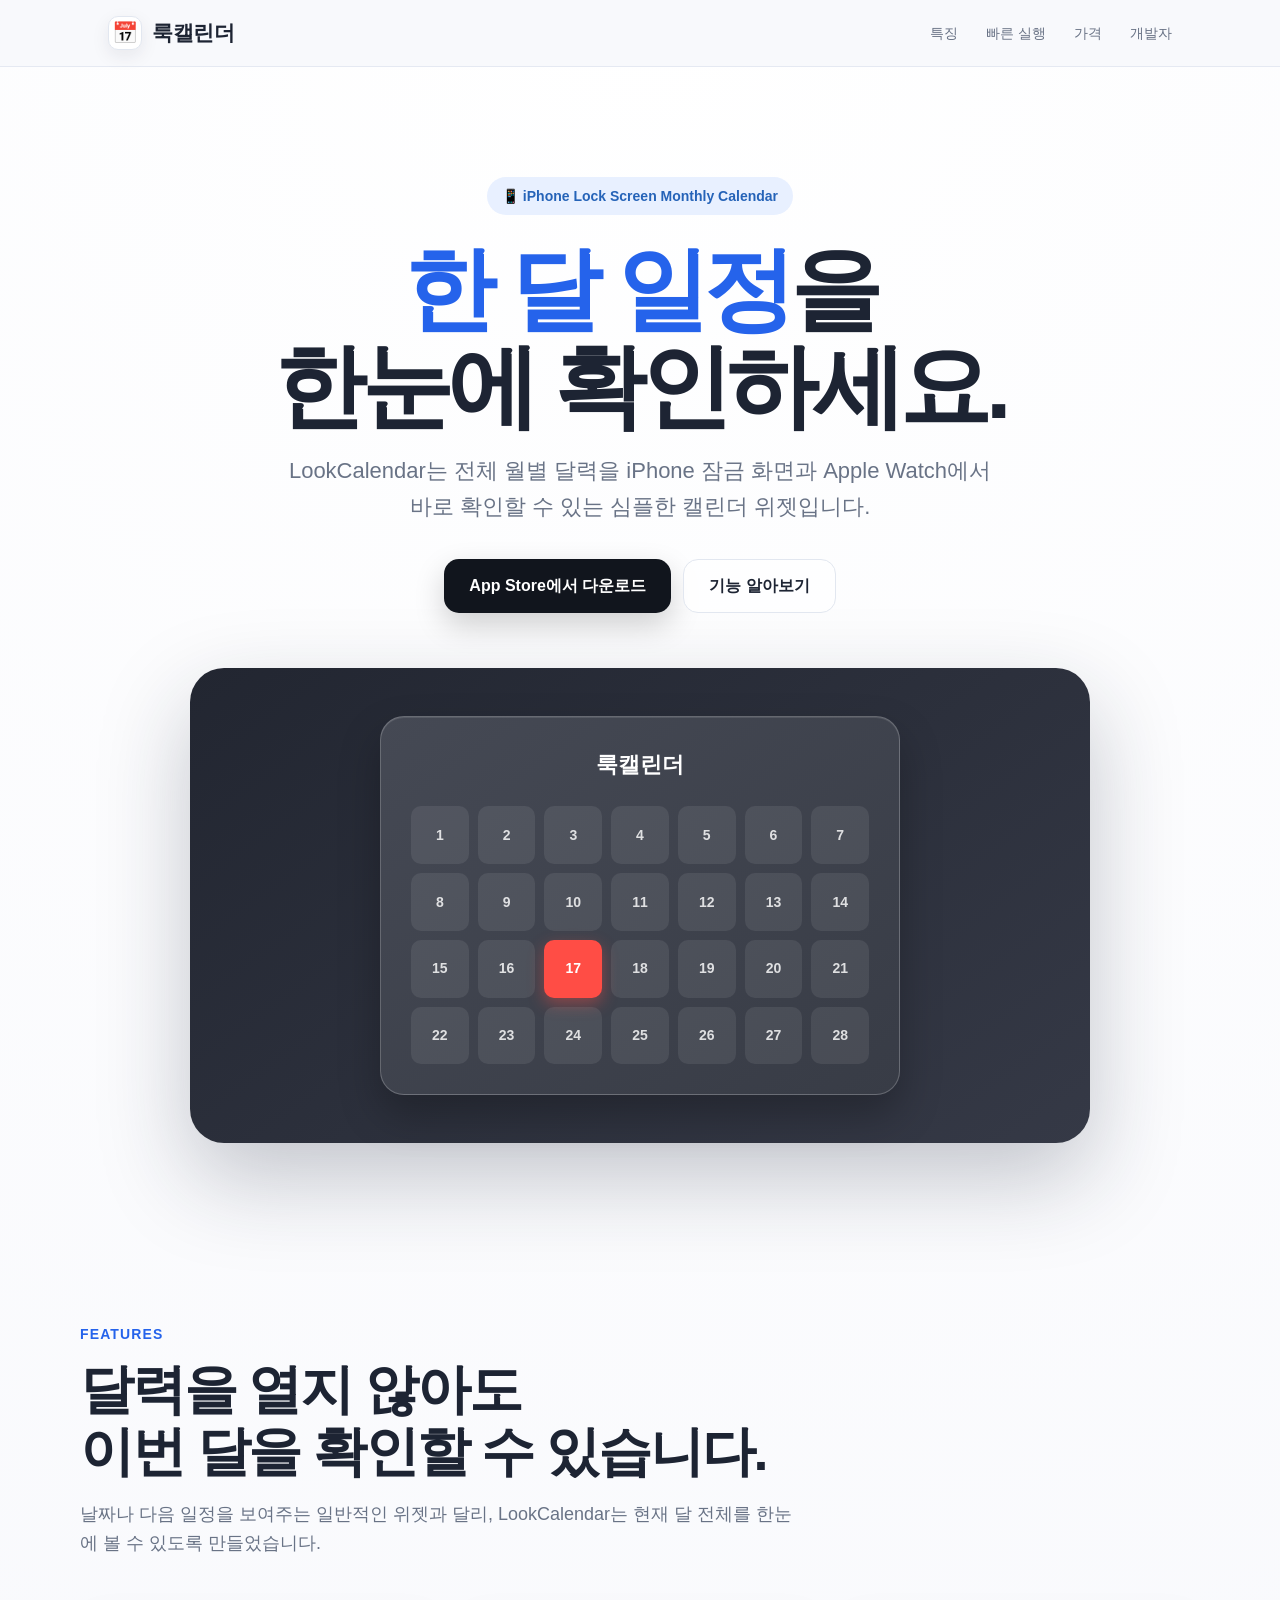
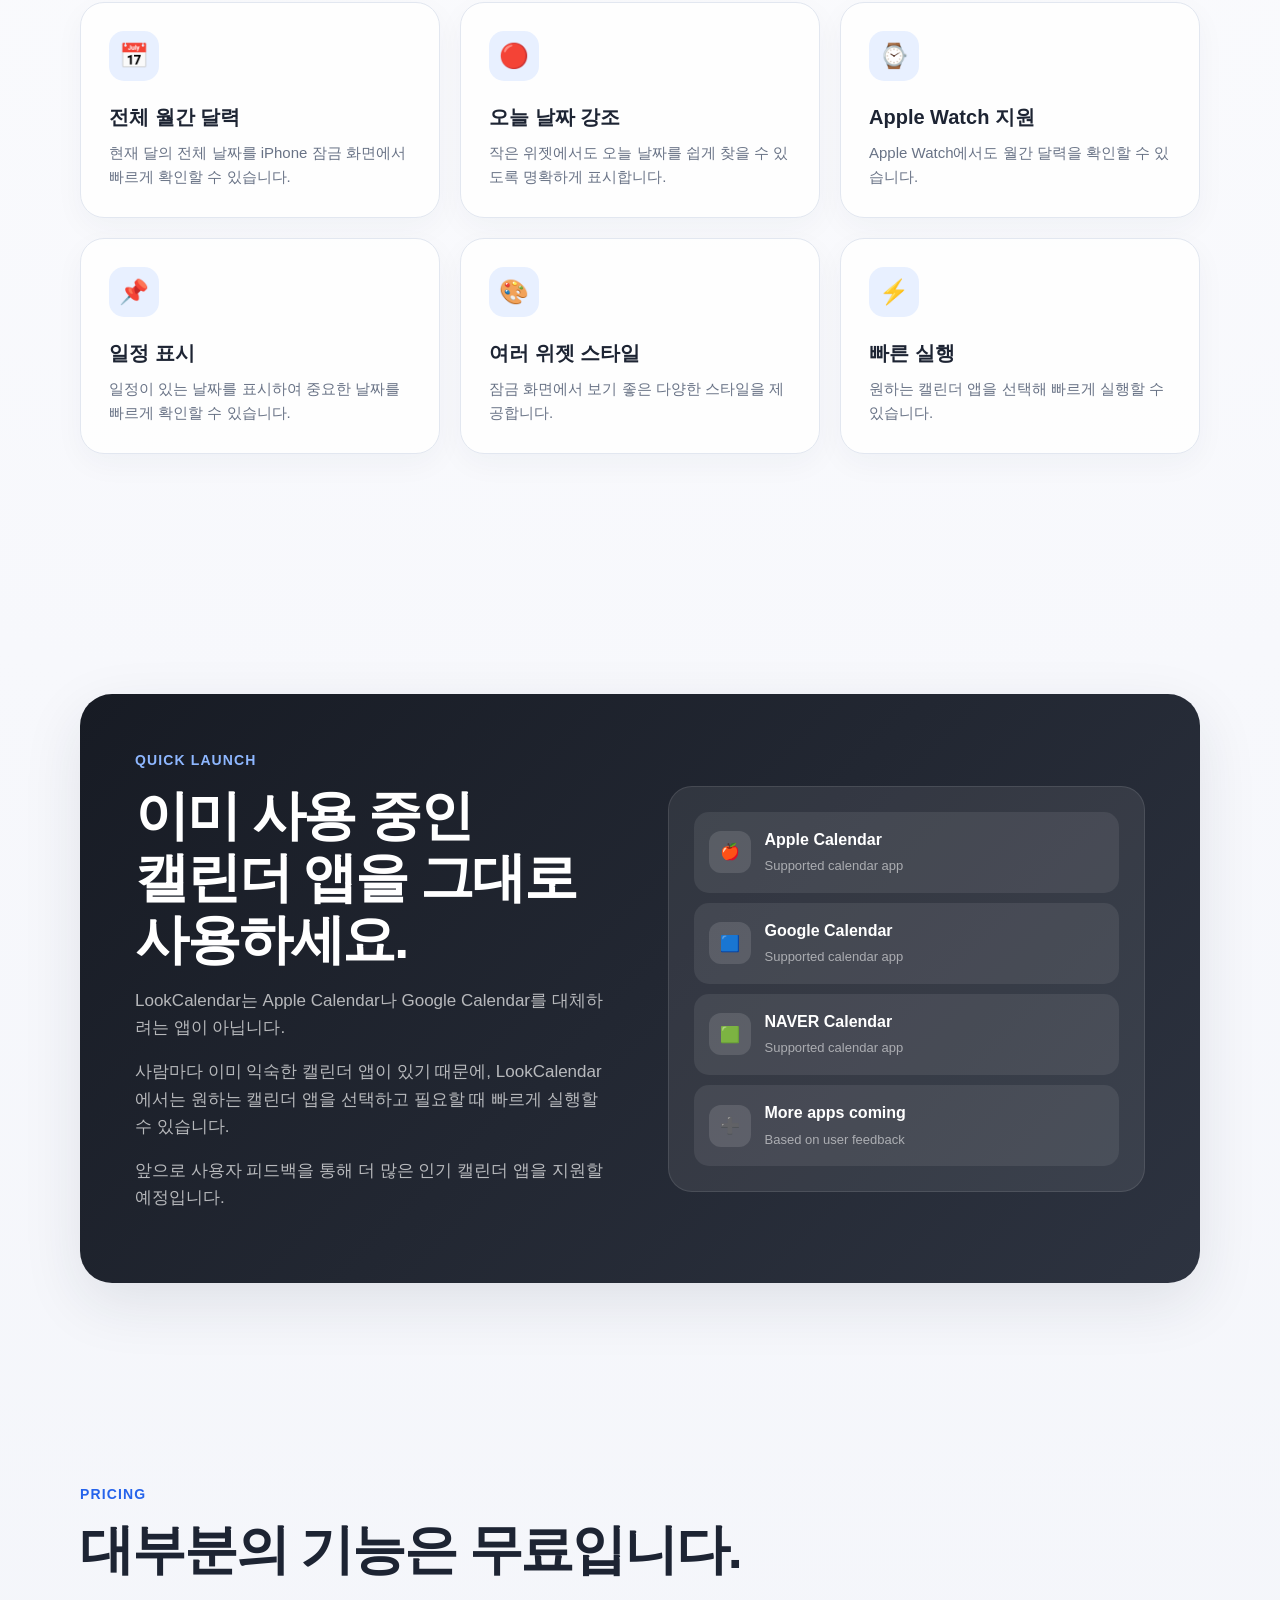
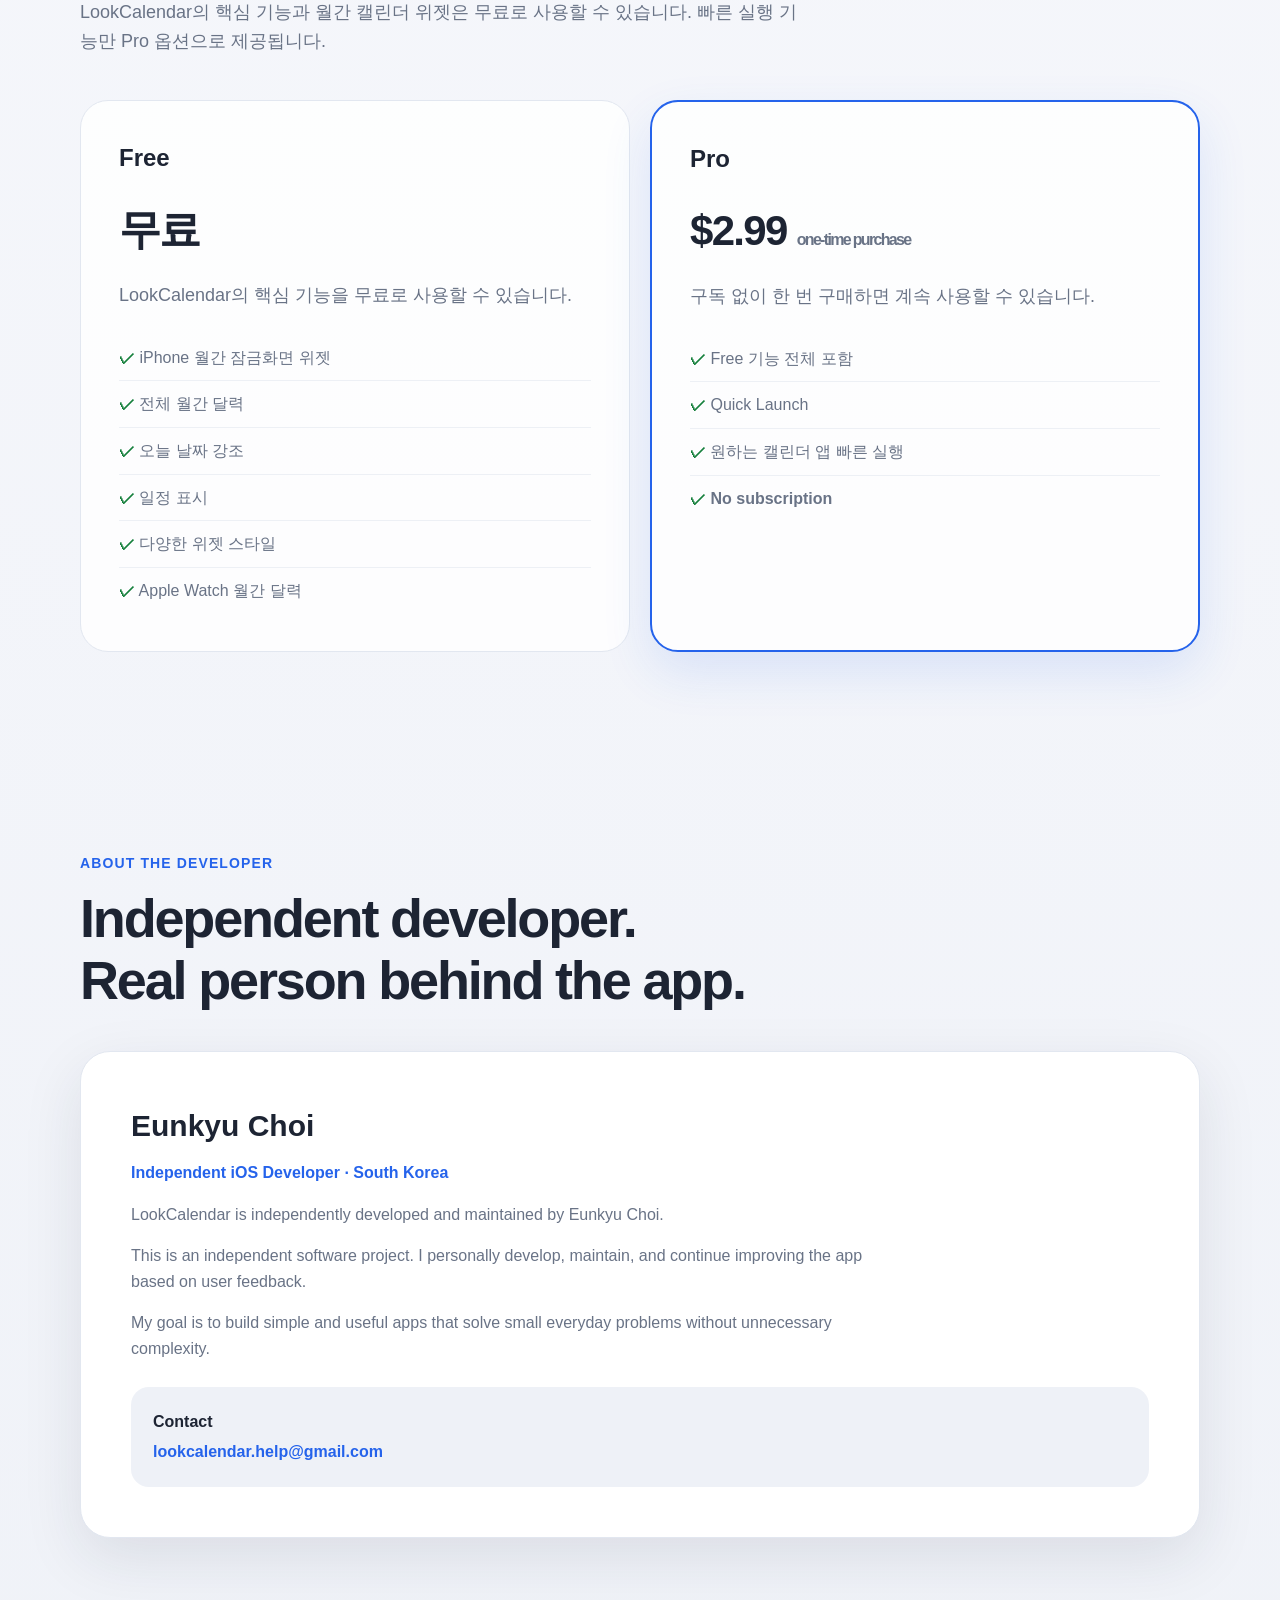
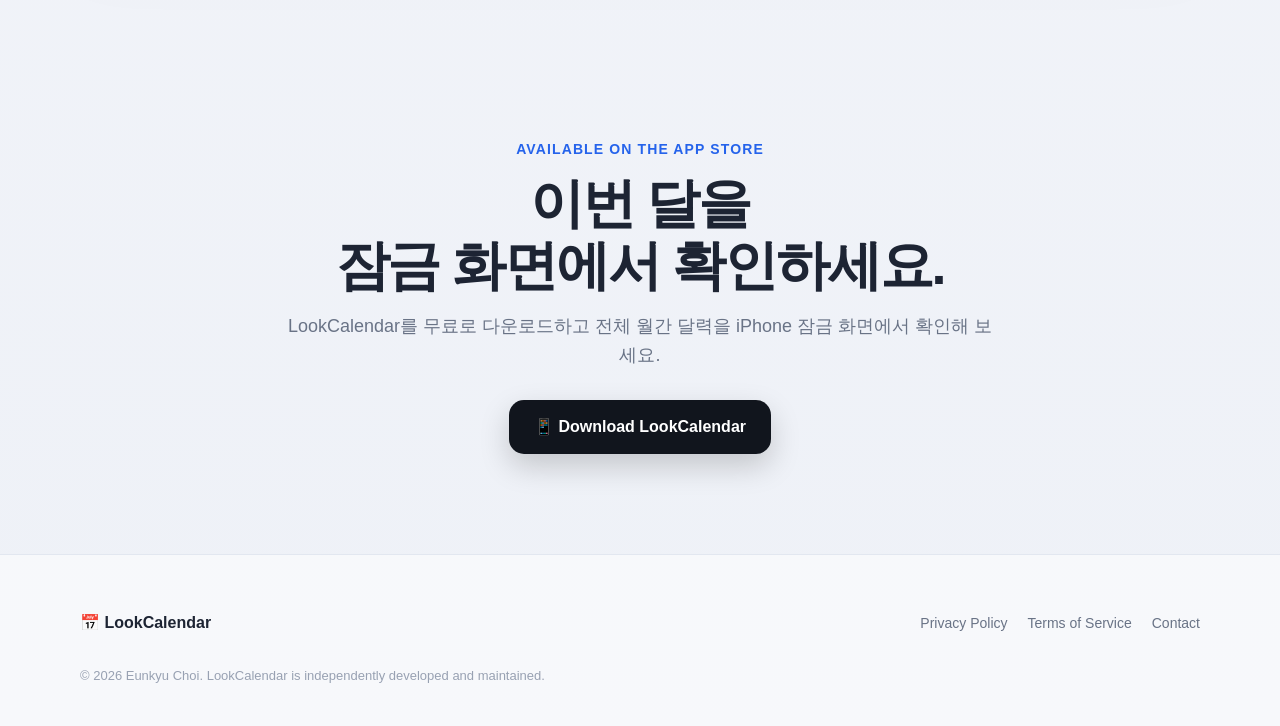
<file: index.html>
<!DOCTYPE html>
<html lang="ko">
<head>
    <meta charset="UTF-8">
    <meta name="viewport" content="width=device-width, initial-scale=1.0">

    <title>LookCalendar — Full Monthly Calendar for iPhone Lock Screen</title>

    <meta name="description"
          content="LookCalendar lets you see the entire month directly on your iPhone Lock Screen and Apple Watch.">

    <meta name="theme-color" content="#f7f8fc">

    <style>
        :root {
            --bg: #f7f8fc;
            --bg-soft: #eef1f7;
            --card: rgba(255,255,255,.82);
            --text: #1d2433;
            --text-soft: #697386;
            --blue: #2563eb;
            --blue-soft: #e8f0ff;
            --border: #e2e7f0;
            --dark: #161922;
            --shadow: 0 20px 60px rgba(25, 35, 60, .10);
            --radius: 24px;
            --max-width: 1120px;
        }

        * {
            box-sizing: border-box;
        }

        html {
            scroll-behavior: smooth;
        }

        body {
            margin: 0;
            font-family:
                -apple-system,
                BlinkMacSystemFont,
                "Segoe UI",
                "Apple SD Gothic Neo",
                "Noto Sans KR",
                Arial,
                sans-serif;

            background:
                radial-gradient(circle at top, #ffffff 0%, #f7f8fc 42%, #eef1f7 100%);

            color: var(--text);
            line-height: 1.6;
        }

        a {
            color: inherit;
            text-decoration: none;
        }

        /* ==================================================
           HEADER
        ================================================== */

        header {
            position: sticky;
            top: 0;
            z-index: 100;

            backdrop-filter: blur(16px);
            background: rgba(247,248,252,.78);

            border-bottom: 1px solid rgba(226,231,240,.8);
        }

        .nav {
            max-width: var(--max-width);
            margin: 0 auto;

            padding: 16px 28px;

            display: flex;
            align-items: center;
            justify-content: space-between;

            gap: 20px;
        }

        .brand {
            display: flex;
            align-items: center;
            gap: 10px;

            font-weight: 800;
            font-size: 21px;
            letter-spacing: -.5px;
        }

        .brand-icon {
            width: 34px;
            height: 34px;

            display: flex;
            align-items: center;
            justify-content: center;

            background: #ffffff;
            border: 1px solid var(--border);
            border-radius: 10px;

            box-shadow: 0 6px 18px rgba(20,30,50,.08);
        }

        .nav-links {
            display: flex;
            align-items: center;
            gap: 28px;

            font-size: 14px;
            color: var(--text-soft);
        }

        .nav-links a:hover {
            color: var(--blue);
        }

        /* ==================================================
           HERO
        ================================================== */

        .hero {
            max-width: var(--max-width);
            margin: 0 auto;

            padding: 110px 28px 80px;

            text-align: center;
        }

        .badge {
            display: inline-flex;
            align-items: center;
            gap: 7px;

            padding: 8px 15px;

            background: var(--blue-soft);
            color: #2563b8;

            border-radius: 999px;

            font-size: 14px;
            font-weight: 700;
        }

        h1 {
            margin: 26px auto 18px;

            max-width: 900px;

            font-size: clamp(48px, 8vw, 92px);
            line-height: 1.05;

            letter-spacing: -.06em;

            font-weight: 850;
        }

        h1 .blue {
            color: var(--blue);
        }

        .hero-description {
            max-width: 720px;
            margin: 0 auto;

            color: var(--text-soft);

            font-size: clamp(17px, 2vw, 22px);
            line-height: 1.65;
        }

        .hero-buttons {
            margin-top: 34px;

            display: flex;
            justify-content: center;
            flex-wrap: wrap;

            gap: 12px;
        }

        .button {
            display: inline-flex;
            align-items: center;
            justify-content: center;

            min-height: 54px;

            padding: 0 25px;

            border-radius: 15px;

            font-size: 16px;
            font-weight: 750;

            transition: .2s ease;
        }

        .button-primary {
            background: #11151d;
            color: white;

            box-shadow: 0 12px 30px rgba(0,0,0,.18);
        }

        .button-primary:hover {
            transform: translateY(-2px);
            background: #000;
        }

        .button-secondary {
            background: rgba(255,255,255,.8);
            border: 1px solid var(--border);
            color: var(--text);
        }

        .button-secondary:hover {
            transform: translateY(-2px);
            border-color: #b8c4d8;
        }

        /* ==================================================
           CALENDAR PREVIEW
        ================================================== */

        .preview-wrapper {
            max-width: 900px;
            margin: 55px auto 0;

            padding: 48px;

            border-radius: 34px;

            background:
                linear-gradient(
                    145deg,
                    #222631,
                    #353946
                );

            box-shadow:
                0 35px 90px rgba(28, 35, 55, .25);
        }

        .widget {
            max-width: 520px;
            margin: 0 auto;

            padding: 30px;

            border-radius: 24px;

            background:
                linear-gradient(
                    145deg,
                    #454954,
                    #383c46
                );

            border: 1px solid rgba(255,255,255,.22);

            box-shadow:
                inset 0 1px 0 rgba(255,255,255,.1),
                0 20px 40px rgba(0,0,0,.25);
        }

        .widget-title {
            margin-bottom: 24px;

            color: white;

            font-size: 22px;
            font-weight: 800;
        }

        .calendar-grid {
            display: grid;
            grid-template-columns: repeat(7, 1fr);

            gap: 9px;
        }

        .day {
            aspect-ratio: 1;

            display: flex;
            align-items: center;
            justify-content: center;

            border-radius: 10px;

            background: rgba(255,255,255,.08);
            color: rgba(255,255,255,.82);

            font-size: 14px;
            font-weight: 600;
        }

        .day.today {
            background: #ff4d45;
            color: white;

            font-weight: 800;

            box-shadow: 0 6px 16px rgba(255,77,69,.4);
        }

        /* ==================================================
           SECTION
        ================================================== */

        section {
            padding: 100px 28px;
        }

        .container {
            max-width: var(--max-width);
            margin: 0 auto;
        }

        .section-label {
            color: var(--blue);

            font-size: 14px;
            font-weight: 800;

            text-transform: uppercase;
            letter-spacing: .08em;
        }

        h2 {
            margin: 12px 0 16px;

            font-size: clamp(34px, 5vw, 54px);
            line-height: 1.15;

            letter-spacing: -.04em;
        }

        .section-description {
            max-width: 720px;

            color: var(--text-soft);

            font-size: 18px;
        }

        /* ==================================================
           FEATURES
        ================================================== */

        .features {
            margin-top: 45px;

            display: grid;
            grid-template-columns: repeat(3, 1fr);

            gap: 20px;
        }

        .feature-card {
            padding: 28px;

            background: var(--card);

            border: 1px solid var(--border);

            border-radius: var(--radius);

            box-shadow: 0 10px 30px rgba(30,40,70,.04);
        }

        .feature-icon {
            width: 50px;
            height: 50px;

            display: flex;
            align-items: center;
            justify-content: center;

            margin-bottom: 20px;

            background: var(--blue-soft);

            border-radius: 15px;

            font-size: 24px;
        }

        .feature-card h3 {
            margin: 0 0 8px;

            font-size: 20px;
        }

        .feature-card p {
            margin: 0;

            color: var(--text-soft);
            font-size: 15px;
        }

        /* ==================================================
           QUICK LAUNCH
        ================================================== */

        .quick-launch {
            margin-top: 40px;

            padding: 55px;

            display: grid;
            grid-template-columns: 1fr 1fr;

            gap: 55px;
            align-items: center;

            border-radius: 32px;

            background:
                linear-gradient(
                    135deg,
                    #171b24,
                    #2d3340
                );

            color: white;

            box-shadow: var(--shadow);
        }

        .quick-launch .section-label {
            color: #8eb7ff;
        }

        .quick-launch h2 {
            color: white;
        }

        .quick-launch p {
            color: rgba(255,255,255,.68);
            font-size: 17px;
        }

        .launch-visual {
            padding: 25px;

            border-radius: 24px;

            background: rgba(255,255,255,.08);
            border: 1px solid rgba(255,255,255,.1);
        }

        .launch-app {
            display: flex;
            align-items: center;
            gap: 14px;

            padding: 15px;

            margin-bottom: 10px;

            border-radius: 15px;

            background: rgba(255,255,255,.08);
        }

        .launch-app:last-child {
            margin-bottom: 0;
        }

        .app-icon {
            width: 42px;
            height: 42px;

            display: flex;
            align-items: center;
            justify-content: center;

            background: rgba(255,255,255,.12);

            border-radius: 12px;
        }

        .launch-app strong {
            display: block;
        }

        .launch-app span {
            font-size: 13px;
            color: rgba(255,255,255,.55);
        }

        /* ==================================================
           PRICING
        ================================================== */

        .pricing-grid {
            margin-top: 45px;

            display: grid;
            grid-template-columns: repeat(2, 1fr);

            gap: 20px;
        }

        .price-card {
            padding: 38px;

            border-radius: 28px;

            background: rgba(255,255,255,.85);

            border: 1px solid var(--border);
        }

        .price-card.pro {
            border: 2px solid var(--blue);

            box-shadow: 0 20px 50px rgba(37,99,235,.12);
        }

        .price-card h3 {
            margin: 0;

            font-size: 24px;
        }

        .price {
            margin: 18px 0;

            font-size: 42px;
            font-weight: 850;

            letter-spacing: -.04em;
        }

        .price small {
            font-size: 16px;
            font-weight: 600;
            color: var(--text-soft);
        }

        .price-card ul {
            padding: 0;
            margin: 25px 0 0;

            list-style: none;
        }

        .price-card li {
            padding: 10px 0;

            border-bottom: 1px solid #edf0f5;

            color: var(--text-soft);
        }

        .price-card li:last-child {
            border-bottom: 0;
        }

        .included {
            color: #16803c;
            font-weight: 700;
        }

        /* ==================================================
           ABOUT / TRUST
        ================================================== */

        .trust-box {
            margin-top: 40px;

            padding: 50px;

            border-radius: 30px;

            background: white;

            border: 1px solid var(--border);

            box-shadow: var(--shadow);
        }

        .developer-name {
            margin-bottom: 10px;

            font-size: 30px;
            font-weight: 850;
        }

        .developer-role {
            color: var(--blue);
            font-weight: 700;
        }

        .trust-box p {
            max-width: 760px;

            color: var(--text-soft);
        }

        .contact-box {
            margin-top: 25px;

            padding: 22px;

            border-radius: 18px;

            background: var(--bg-soft);
        }

        .contact-box strong {
            display: block;
            margin-bottom: 5px;
        }

        .contact-email {
            color: var(--blue);
            font-weight: 700;
        }

        /* ==================================================
           FOOTER
        ================================================== */

        footer {
            padding: 55px 28px 40px;

            border-top: 1px solid var(--border);

            background: rgba(255,255,255,.55);
        }

        .footer-inner {
            max-width: var(--max-width);
            margin: 0 auto;

            display: flex;
            justify-content: space-between;
            align-items: center;

            gap: 25px;
        }

        .footer-brand {
            font-weight: 800;
        }

        .footer-links {
            display: flex;
            flex-wrap: wrap;

            gap: 20px;

            font-size: 14px;
            color: var(--text-soft);
        }

        .footer-links a:hover {
            color: var(--blue);
        }

        .copyright {
            margin-top: 30px;

            max-width: var(--max-width);
            margin-left: auto;
            margin-right: auto;

            color: #98a1b2;

            font-size: 13px;
        }

        /* ==================================================
           MOBILE
        ================================================== */

        @media (max-width: 800px) {

            .nav-links {
                display: none;
            }

            .hero {
                padding-top: 80px;
            }

            .preview-wrapper {
                padding: 25px;
            }

            .widget {
                padding: 20px;
            }

            .day {
                font-size: 12px;
            }

            .features {
                grid-template-columns: 1fr;
            }

            .quick-launch {
                grid-template-columns: 1fr;
                padding: 32px;
                gap: 30px;
            }

            .pricing-grid {
                grid-template-columns: 1fr;
            }

            .trust-box {
                padding: 32px;
            }

            .footer-inner {
                flex-direction: column;
                align-items: flex-start;
            }
        }

    </style>
</head>

<body>


<!-- ==================================================
     HEADER
================================================== -->

<header>
    <nav class="nav">

        <a href="#top" class="brand">
            <span class="brand-icon">📅</span>
            <span>룩캘린더</span>
        </a>

        <div class="nav-links">
            <a href="#features">특징</a>
            <a href="#quicklaunch">빠른 실행</a>
            <a href="#pricing">가격</a>
            <a href="#about">개발자</a>
        </div>

    </nav>
</header>


<main id="top">


<!-- ==================================================
     HERO
================================================== -->

<section class="hero">

    <div class="badge">
        📱 iPhone Lock Screen Monthly Calendar
    </div>

    <h1>
        <span class="blue">한 달 일정</span>을<br>
        한눈에 확인하세요.
    </h1>

    <p class="hero-description">
        LookCalendar는 전체 월별 달력을 iPhone 잠금 화면과
        Apple Watch에서 바로 확인할 수 있는 심플한 캘린더 위젯입니다.
    </p>

    <div class="hero-buttons">

        <a class="button button-primary"
           href="https://apps.apple.com/us/app/lookcalendar/id6792032535"
           target="_blank"
           rel="noopener">
            App Store에서 다운로드
        </a>

        <a class="button button-secondary"
           href="#features">
            기능 알아보기
        </a>

    </div>


    <!-- Calendar Preview -->

    <div class="preview-wrapper">

        <div class="widget">

            <div class="widget-title">
                룩캘린더
            </div>

            <div class="calendar-grid">

                <div class="day">1</div>
                <div class="day">2</div>
                <div class="day">3</div>
                <div class="day">4</div>
                <div class="day">5</div>
                <div class="day">6</div>
                <div class="day">7</div>

                <div class="day">8</div>
                <div class="day">9</div>
                <div class="day">10</div>
                <div class="day">11</div>
                <div class="day">12</div>
                <div class="day">13</div>
                <div class="day">14</div>

                <div class="day">15</div>
                <div class="day">16</div>
                <div class="day today">17</div>
                <div class="day">18</div>
                <div class="day">19</div>
                <div class="day">20</div>
                <div class="day">21</div>

                <div class="day">22</div>
                <div class="day">23</div>
                <div class="day">24</div>
                <div class="day">25</div>
                <div class="day">26</div>
                <div class="day">27</div>
                <div class="day">28</div>

            </div>

        </div>

    </div>

</section>


<!-- ==================================================
     FEATURES
================================================== -->

<section id="features">

    <div class="container">

        <div class="section-label">
            Features
        </div>

        <h2>
            달력을 열지 않아도<br>
            이번 달을 확인할 수 있습니다.
        </h2>

        <p class="section-description">
            날짜나 다음 일정을 보여주는 일반적인 위젯과 달리,
            LookCalendar는 현재 달 전체를 한눈에 볼 수 있도록 만들었습니다.
        </p>


        <div class="features">

            <div class="feature-card">

                <div class="feature-icon">📅</div>

                <h3>전체 월간 달력</h3>

                <p>
                    현재 달의 전체 날짜를 iPhone 잠금 화면에서
                    빠르게 확인할 수 있습니다.
                </p>

            </div>


            <div class="feature-card">

                <div class="feature-icon">🔴</div>

                <h3>오늘 날짜 강조</h3>

                <p>
                    작은 위젯에서도 오늘 날짜를 쉽게 찾을 수 있도록
                    명확하게 표시합니다.
                </p>

            </div>


            <div class="feature-card">

                <div class="feature-icon">⌚</div>

                <h3>Apple Watch 지원</h3>

                <p>
                    Apple Watch에서도 월간 달력을 확인할 수 있습니다.
                </p>

            </div>


            <div class="feature-card">

                <div class="feature-icon">📌</div>

                <h3>일정 표시</h3>

                <p>
                    일정이 있는 날짜를 표시하여
                    중요한 날짜를 빠르게 확인할 수 있습니다.
                </p>

            </div>


            <div class="feature-card">

                <div class="feature-icon">🎨</div>

                <h3>여러 위젯 스타일</h3>

                <p>
                    잠금 화면에서 보기 좋은 다양한 스타일을 제공합니다.
                </p>

            </div>


            <div class="feature-card">

                <div class="feature-icon">⚡</div>

                <h3>빠른 실행</h3>

                <p>
                    원하는 캘린더 앱을 선택해
                    빠르게 실행할 수 있습니다.
                </p>

            </div>

        </div>

    </div>

</section>


<!-- ==================================================
     QUICK LAUNCH
================================================== -->

<section id="quicklaunch">

    <div class="container">

        <div class="quick-launch">

            <div>

                <div class="section-label">
                    Quick Launch
                </div>

                <h2>
                    이미 사용 중인<br>
                    캘린더 앱을 그대로 사용하세요.
                </h2>

                <p>
                    LookCalendar는 Apple Calendar나 Google Calendar를
                    대체하려는 앱이 아닙니다.
                </p>

                <p>
                    사람마다 이미 익숙한 캘린더 앱이 있기 때문에,
                    LookCalendar에서는 원하는 캘린더 앱을 선택하고
                    필요할 때 빠르게 실행할 수 있습니다.
                </p>

                <p>
                    앞으로 사용자 피드백을 통해 더 많은 인기 캘린더 앱을
                    지원할 예정입니다.
                </p>

            </div>


            <div class="launch-visual">

                <div class="launch-app">

                    <div class="app-icon">🍎</div>

                    <div>
                        <strong>Apple Calendar</strong>
                        <span>Supported calendar app</span>
                    </div>

                </div>


                <div class="launch-app">

                    <div class="app-icon">🟦</div>

                    <div>
                        <strong>Google Calendar</strong>
                        <span>Supported calendar app</span>
                    </div>

                </div>


                <div class="launch-app">

                    <div class="app-icon">🟩</div>

                    <div>
                        <strong>NAVER Calendar</strong>
                        <span>Supported calendar app</span>
                    </div>

                </div>


                <div class="launch-app">

                    <div class="app-icon">➕</div>

                    <div>
                        <strong>More apps coming</strong>
                        <span>Based on user feedback</span>
                    </div>

                </div>

            </div>

        </div>

    </div>

</section>


<!-- ==================================================
     PRICING
================================================== -->

<section id="pricing">

    <div class="container">

        <div class="section-label">
            Pricing
        </div>

        <h2>
            대부분의 기능은 무료입니다.
        </h2>

        <p class="section-description">
            LookCalendar의 핵심 기능과 월간 캘린더 위젯은 무료로 사용할 수 있습니다.
            빠른 실행 기능만 Pro 옵션으로 제공됩니다.
        </p>


        <div class="pricing-grid">


            <!-- FREE -->

            <div class="price-card">

                <h3>Free</h3>

                <div class="price">
                    무료
                </div>

                <p class="section-description">
                    LookCalendar의 핵심 기능을 무료로 사용할 수 있습니다.
                </p>

                <ul>

                    <li>
                        <span class="included">✓</span>
                        iPhone 월간 잠금화면 위젯
                    </li>

                    <li>
                        <span class="included">✓</span>
                        전체 월간 달력
                    </li>

                    <li>
                        <span class="included">✓</span>
                        오늘 날짜 강조
                    </li>

                    <li>
                        <span class="included">✓</span>
                        일정 표시
                    </li>

                    <li>
                        <span class="included">✓</span>
                        다양한 위젯 스타일
                    </li>

                    <li>
                        <span class="included">✓</span>
                        Apple Watch 월간 달력
                    </li>

                </ul>

            </div>


            <!-- PRO -->

            <div class="price-card pro">

                <h3>Pro</h3>

                <div class="price">
                    $2.99
                    <small>one-time purchase</small>
                </div>

                <p class="section-description">
                    구독 없이 한 번 구매하면 계속 사용할 수 있습니다.
                </p>

                <ul>

                    <li>
                        <span class="included">✓</span>
                        Free 기능 전체 포함
                    </li>

                    <li>
                        <span class="included">✓</span>
                        Quick Launch
                    </li>

                    <li>
                        <span class="included">✓</span>
                        원하는 캘린더 앱 빠른 실행
                    </li>

                    <li>
                        <span class="included">✓</span>
                        <strong>No subscription</strong>
                    </li>

                </ul>

            </div>


        </div>

    </div>

</section>


<!-- ==================================================
     ABOUT / TRUST
================================================== -->

<section id="about">

    <div class="container">

        <div class="section-label">
            About the Developer
        </div>

        <h2>
            Independent developer.<br>
            Real person behind the app.
        </h2>


        <div class="trust-box">

            <div class="developer-name">
                Eunkyu Choi
            </div>

            <div class="developer-role">
                Independent iOS Developer · South Korea
            </div>

            <p>
                LookCalendar is independently developed and maintained by
                Eunkyu Choi.
            </p>

            <p>
                This is an independent software project.
                I personally develop, maintain, and continue improving the app
                based on user feedback.
            </p>

            <p>
                My goal is to build simple and useful apps that solve small
                everyday problems without unnecessary complexity.
            </p>


            <div class="contact-box">

                <strong>Contact</strong>

                <a class="contact-email"
                   href="mailto:lookcalendar.help@gmail.com">
                    lookcalendar.help@gmail.com
                </a>

            </div>

        </div>

    </div>

</section>


<!-- ==================================================
     APP STORE CTA
================================================== -->

<section>

    <div class="container" style="text-align:center;">

        <div class="section-label">
            Available on the App Store
        </div>

        <h2>
            이번 달을<br>
            잠금 화면에서 확인하세요.
        </h2>

        <p class="section-description"
           style="margin:0 auto 30px;">
            LookCalendar를 무료로 다운로드하고
            전체 월간 달력을 iPhone 잠금 화면에서 확인해 보세요.
        </p>

        <a class="button button-primary"
           href="https://apps.apple.com/us/app/lookcalendar/id6792032535"
           target="_blank"
           rel="noopener">
            📱 Download LookCalendar
        </a>

    </div>

</section>


</main>


<!-- ==================================================
     FOOTER
================================================== -->

<footer>

    <div class="footer-inner">

        <div class="footer-brand">
            📅 LookCalendar
        </div>


        <div class="footer-links">

            <a href="privacy.html">
                Privacy Policy
            </a>

            <a href="terms.html">
                Terms of Service
            </a>

            <a href="mailto:lookcalendar.help@gmail.com">
                Contact
            </a>

        </div>

    </div>


    <div class="copyright">

        © 2026 Eunkyu Choi. LookCalendar is independently developed and maintained.

    </div>

</footer>


</body>
</html>
</file>
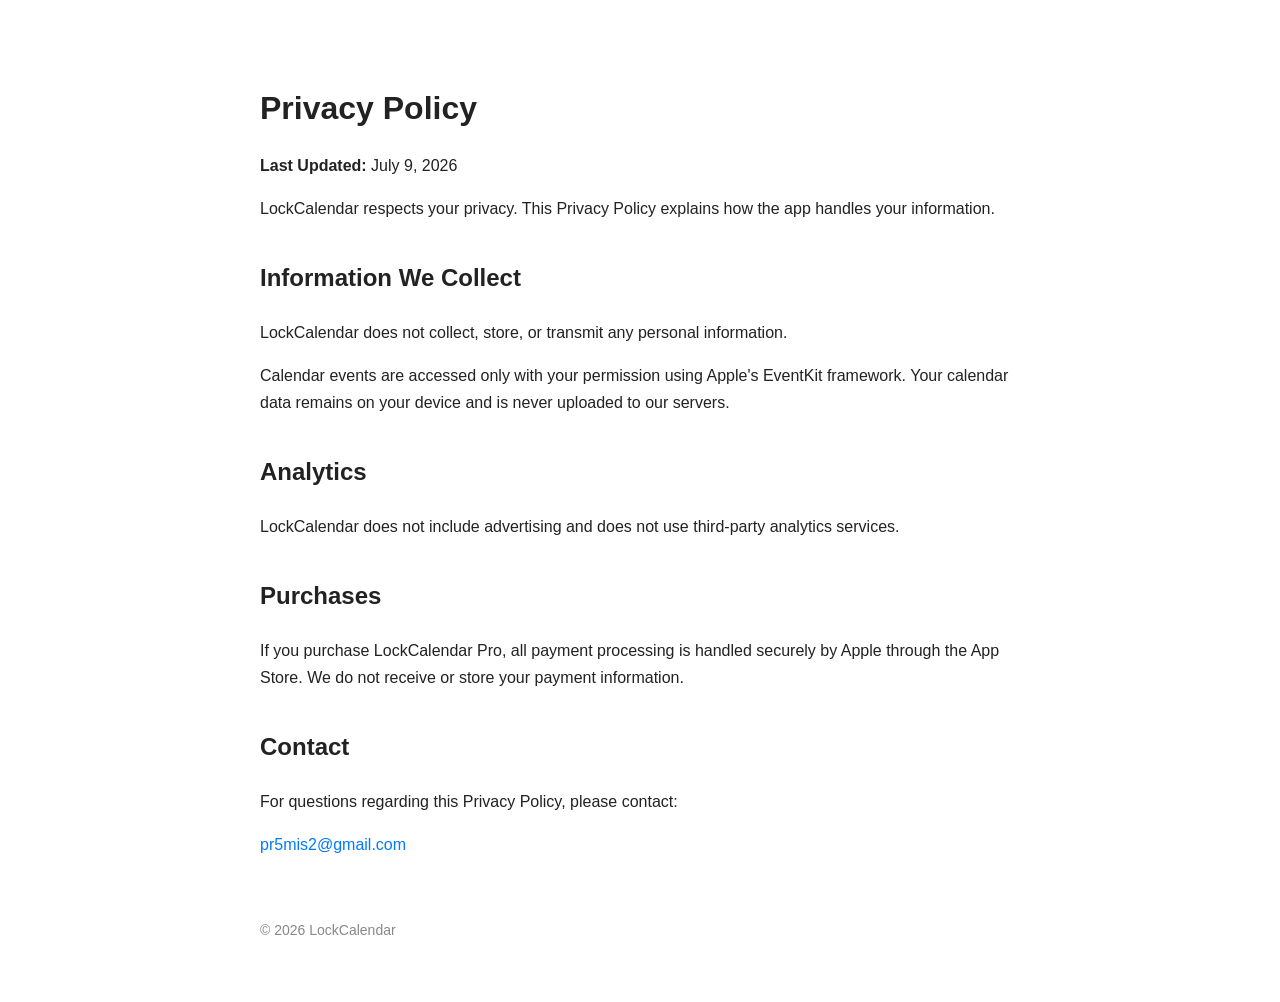
<file: privacy.html>
<!DOCTYPE html>
<html lang="en">
<head>
<meta charset="UTF-8">
<meta name="viewport" content="width=device-width, initial-scale=1.0">

<title>Privacy Policy - LockCalendar</title>

<style>

body{
    font-family:-apple-system,BlinkMacSystemFont,"Segoe UI",Roboto,sans-serif;
    max-width:760px;
    margin:40px auto;
    padding:20px;
    line-height:1.7;
    color:#222;
}

h1{
    margin-bottom:10px;
}

h2{
    margin-top:36px;
}

a{
    color:#007AFF;
    text-decoration:none;
}

.footer{
    margin-top:60px;
    color:#888;
    font-size:14px;
}

</style>

</head>

<body>

<h1>Privacy Policy</h1>

<p><strong>Last Updated:</strong> July 9, 2026</p>

<p>
LockCalendar respects your privacy.
This Privacy Policy explains how the app handles your information.
</p>

<h2>Information We Collect</h2>

<p>
LockCalendar does not collect, store, or transmit any personal information.
</p>

<p>
Calendar events are accessed only with your permission using Apple's EventKit framework.
Your calendar data remains on your device and is never uploaded to our servers.
</p>

<h2>Analytics</h2>

<p>
LockCalendar does not include advertising and does not use third-party analytics services.
</p>

<h2>Purchases</h2>

<p>
If you purchase LockCalendar Pro, all payment processing is handled securely by Apple through the App Store.
We do not receive or store your payment information.
</p>

<h2>Contact</h2>

<p>

For questions regarding this Privacy Policy, please contact:

</p>

<p>

<a href="mailto:pr5mis2@gmail.com">
pr5mis2@gmail.com
</a>

</p>

<div class="footer">

© 2026 LockCalendar

</div>

</body>
</html>
</file>
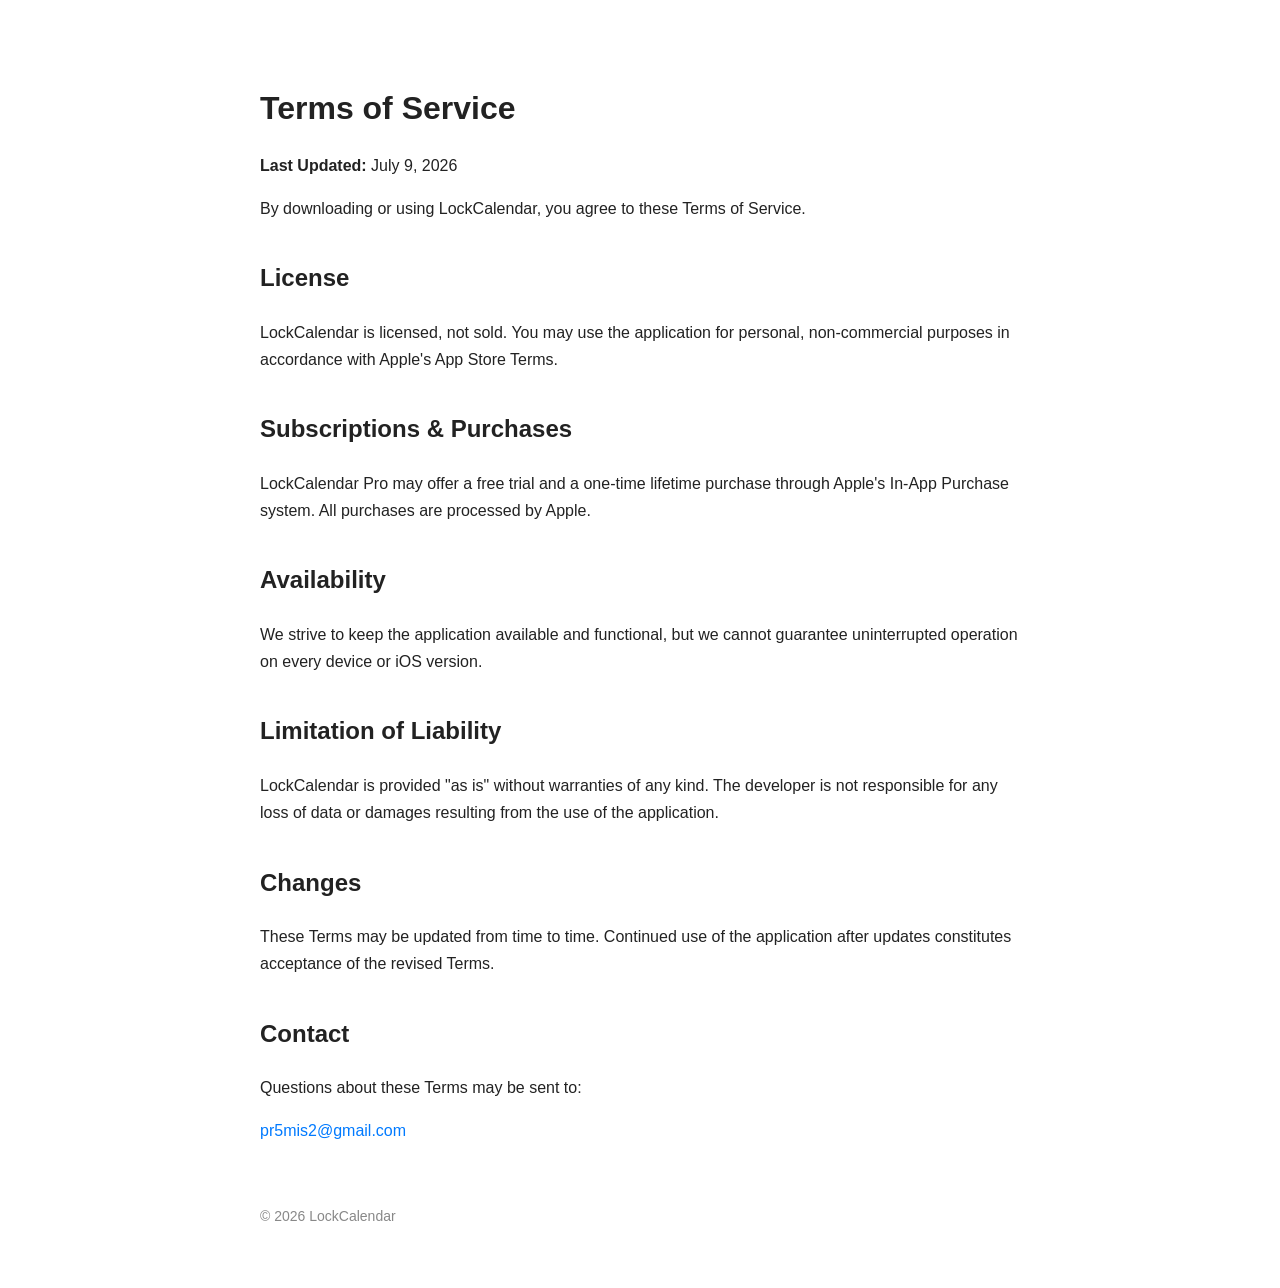
<file: terms.html>
<!DOCTYPE html>
<html lang="en">
<head>
<meta charset="UTF-8">
<meta name="viewport" content="width=device-width, initial-scale=1.0">

<title>Terms of Service - LockCalendar</title>

<style>

body{
    font-family:-apple-system,BlinkMacSystemFont,"Segoe UI",Roboto,sans-serif;
    max-width:760px;
    margin:40px auto;
    padding:20px;
    line-height:1.7;
    color:#222;
}

h1{
    margin-bottom:10px;
}

h2{
    margin-top:36px;
}

a{
    color:#007AFF;
    text-decoration:none;
}

.footer{
    margin-top:60px;
    color:#888;
    font-size:14px;
}

</style>

</head>

<body>

<h1>Terms of Service</h1>

<p><strong>Last Updated:</strong> July 9, 2026</p>

<p>
By downloading or using LockCalendar, you agree to these Terms of Service.
</p>

<h2>License</h2>

<p>
LockCalendar is licensed, not sold.
You may use the application for personal, non-commercial purposes in accordance with Apple's App Store Terms.
</p>

<h2>Subscriptions & Purchases</h2>

<p>
LockCalendar Pro may offer a free trial and a one-time lifetime purchase through Apple's In-App Purchase system.
All purchases are processed by Apple.
</p>

<h2>Availability</h2>

<p>
We strive to keep the application available and functional, but we cannot guarantee uninterrupted operation on every device or iOS version.
</p>

<h2>Limitation of Liability</h2>

<p>
LockCalendar is provided "as is" without warranties of any kind.
The developer is not responsible for any loss of data or damages resulting from the use of the application.
</p>

<h2>Changes</h2>

<p>
These Terms may be updated from time to time.
Continued use of the application after updates constitutes acceptance of the revised Terms.
</p>

<h2>Contact</h2>

<p>
Questions about these Terms may be sent to:
</p>

<p>
<a href="mailto:pr5mis2@gmail.com">
pr5mis2@gmail.com
</a>
</p>

<div class="footer">

© 2026 LockCalendar

</div>

</body>
</html>
</file>
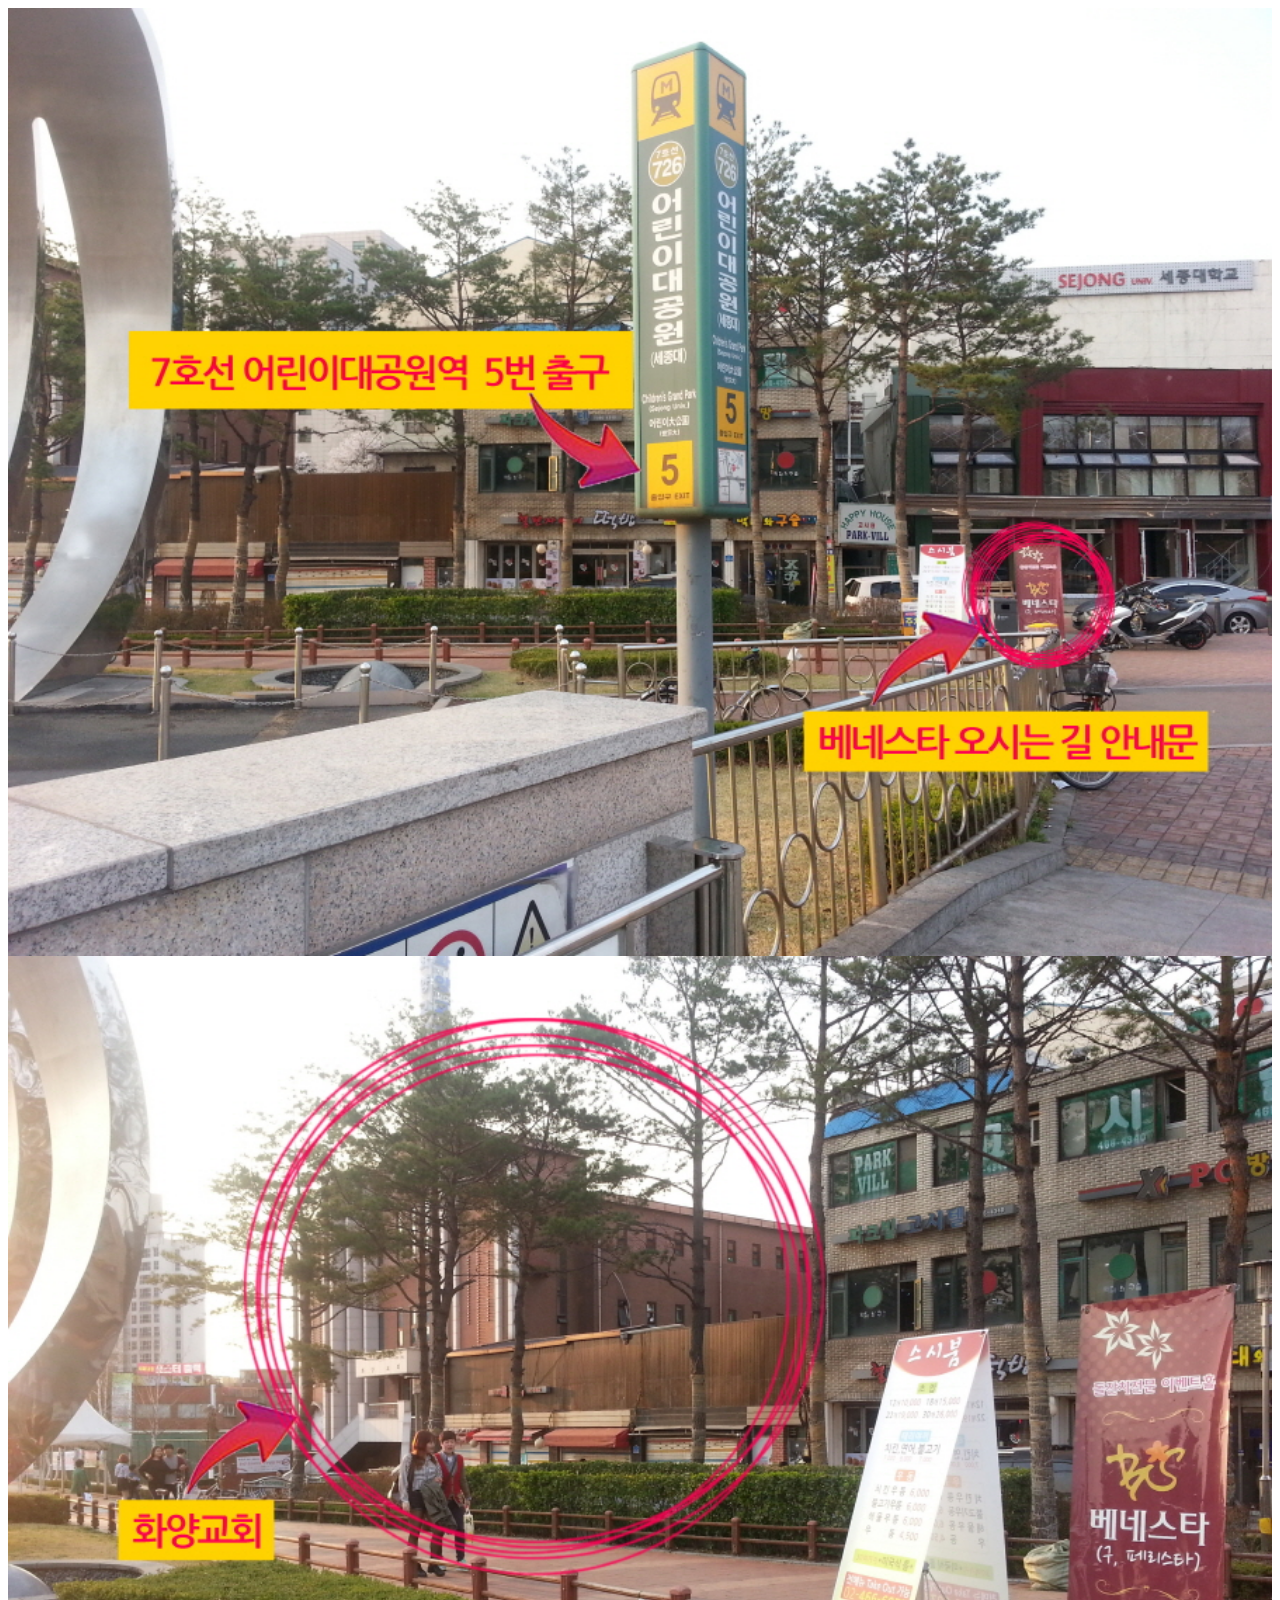
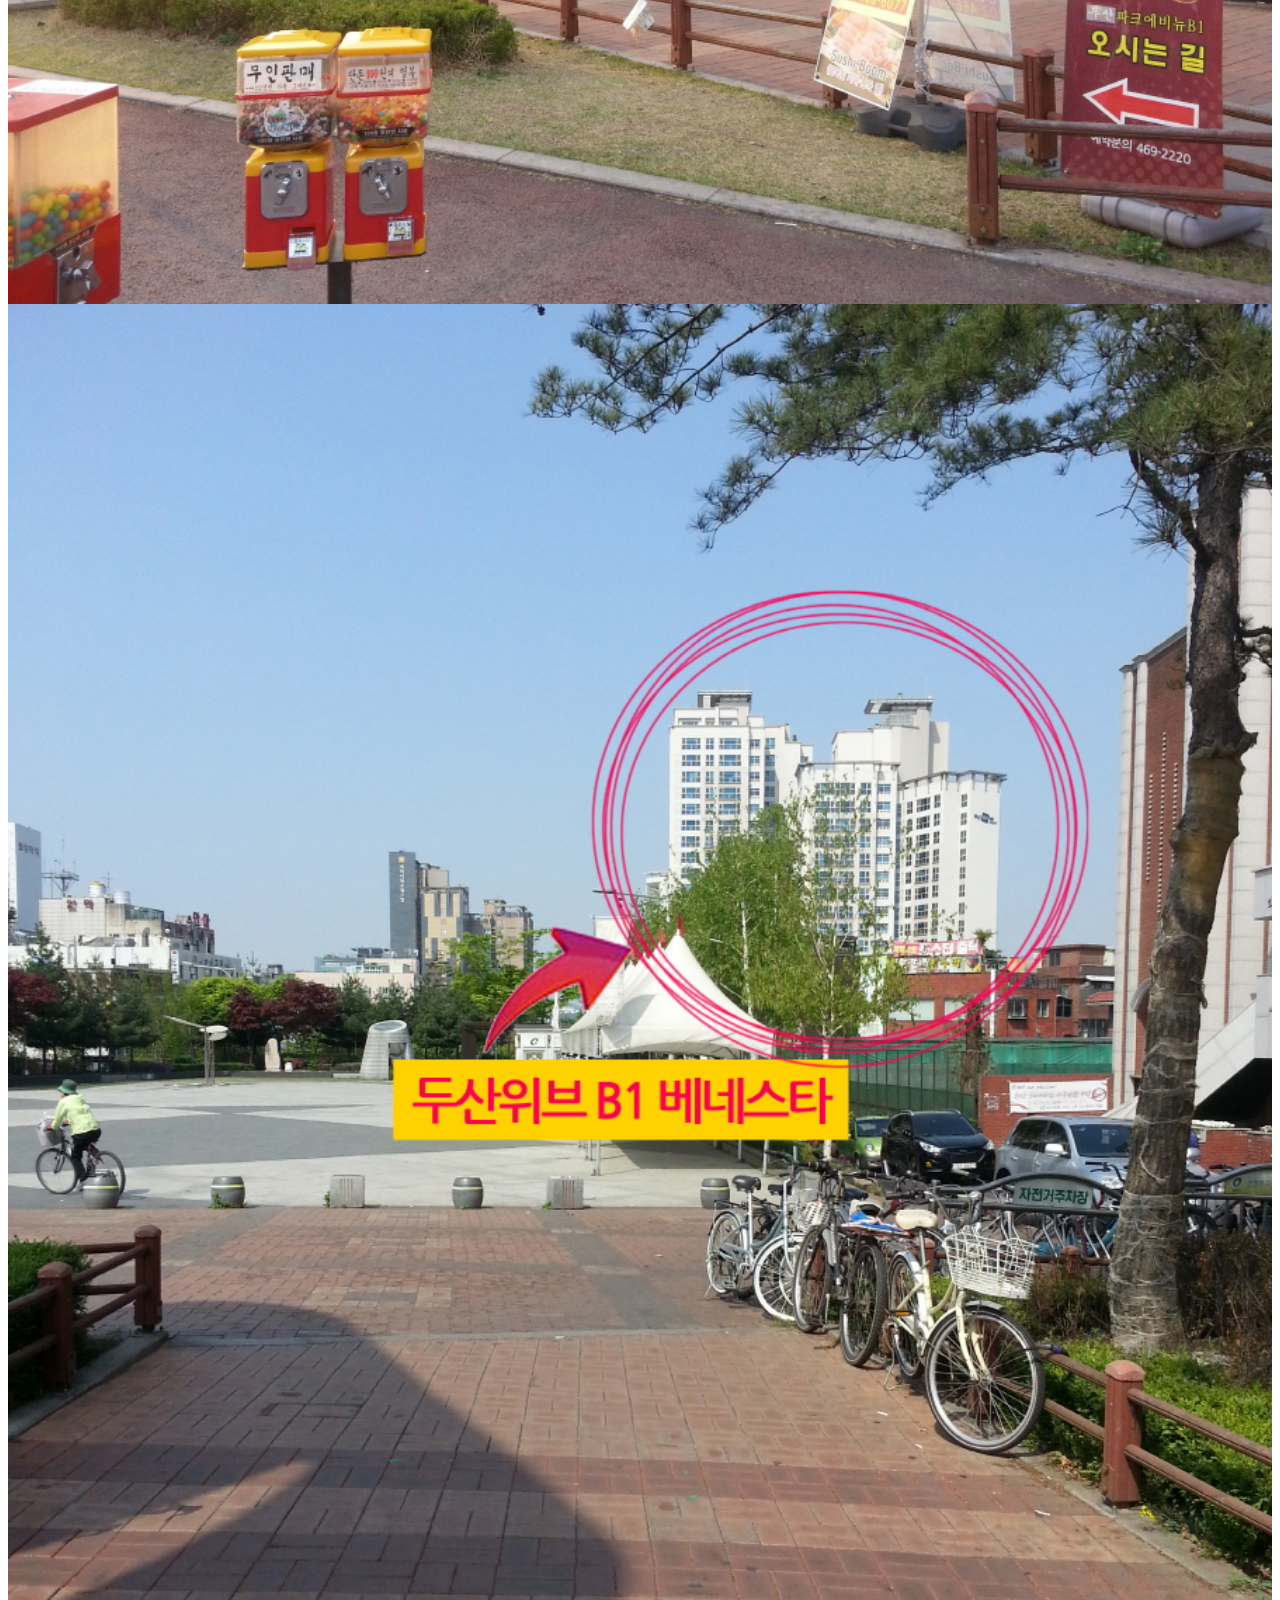
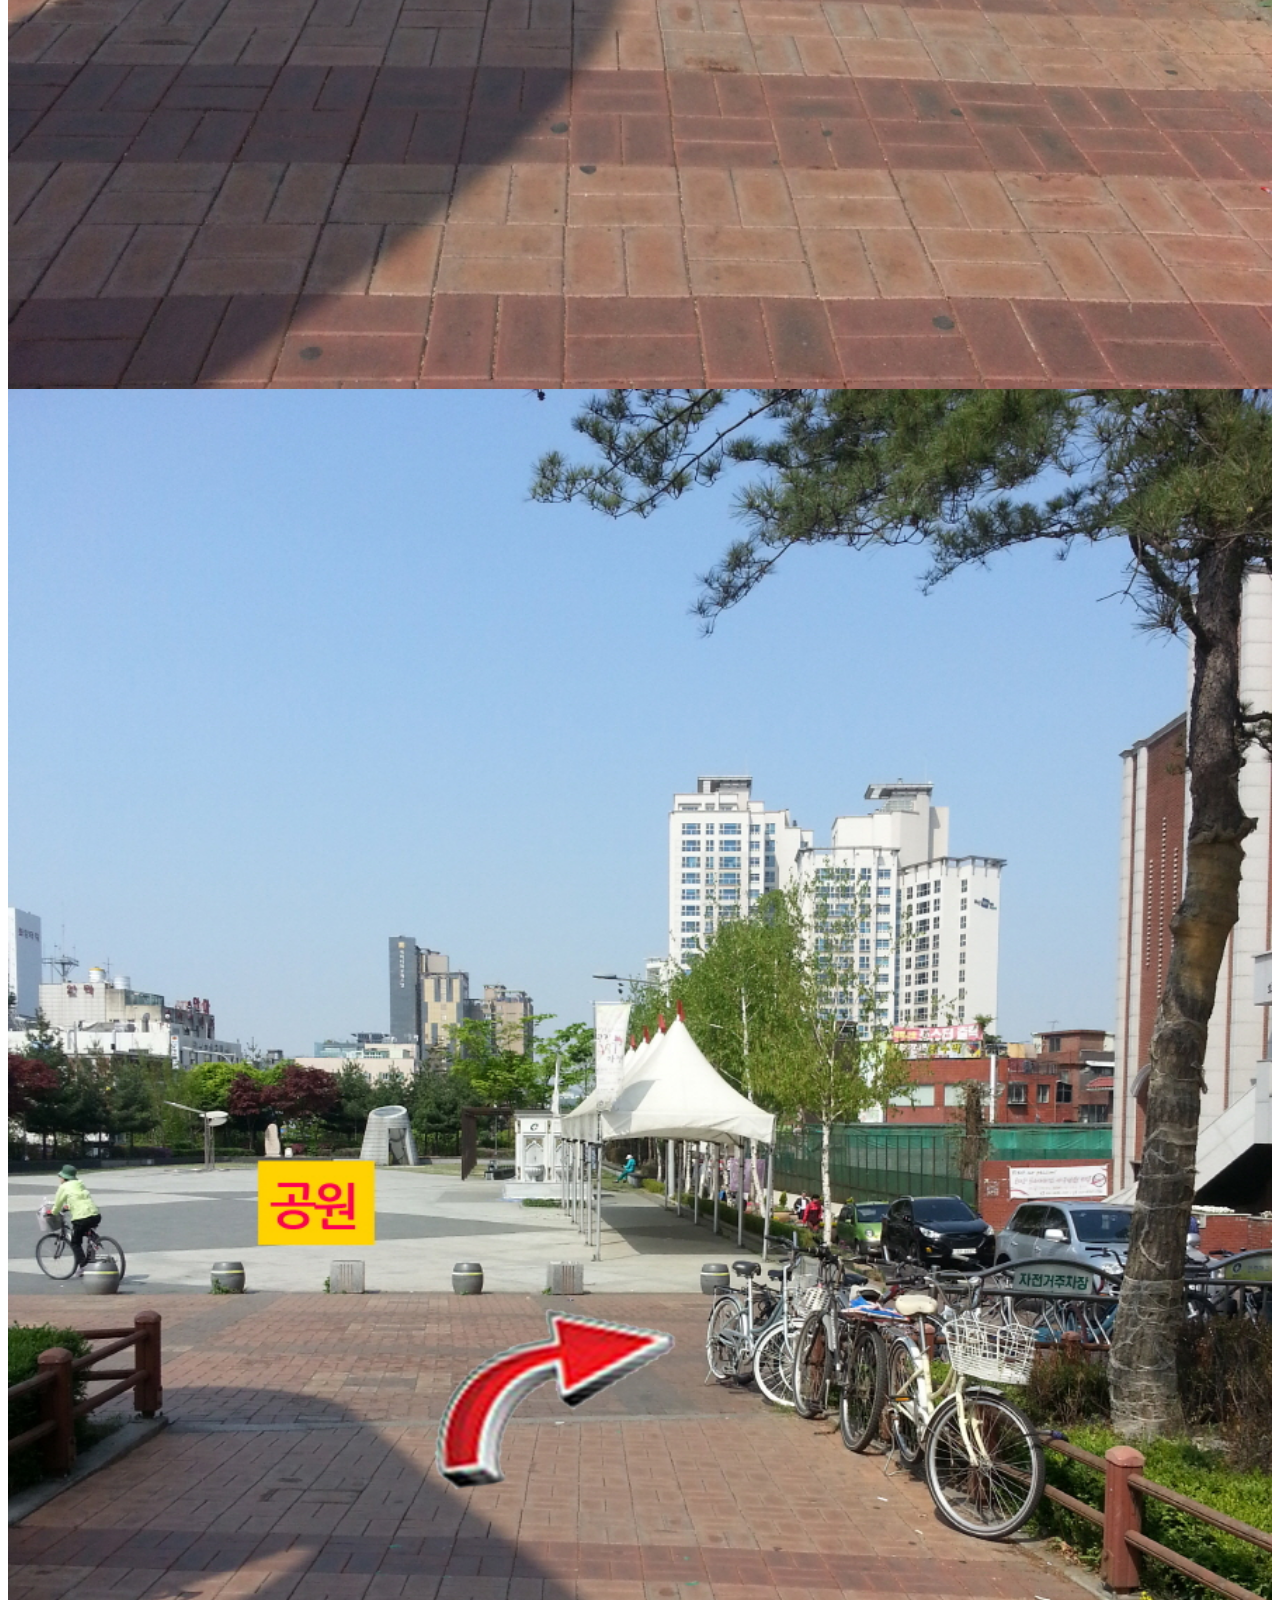
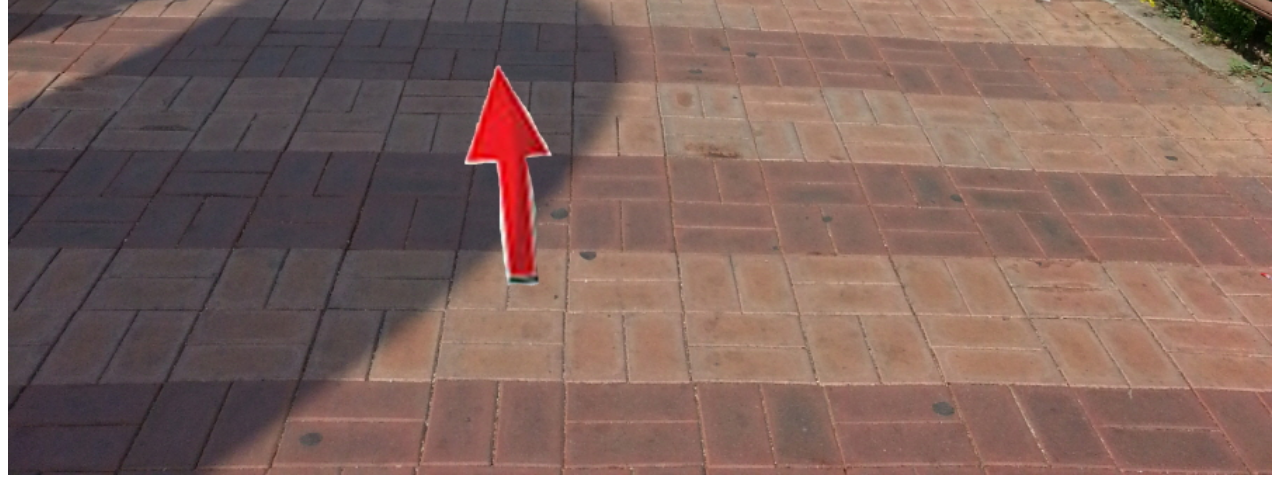
<file: dejavumcom2/images/bene.html>
<!DOCTYPE HTML PUBLIC "-//W3C//DTD HTML 4.0 Transitional//EN">
<html>
 <head>
  <meta name="Generator" content="EditPlus">
<meta http-equiv="content-type" content="text/html; charset=euc-kr">
  <meta name="Author" content="">
  <meta name="Keywords" content="">
  <meta name="Description" content="">
  <meta name="viewport" content="width=device-width, initial-scale=1.0, maximum-scale=1.0, minimum-scale=1.0, user-scalable=yes, target-densitydpi=medium-dpi" />
 </head>




<img style="WIDTH: 100%;" src="001.jpg" width="100%  editor_component="image_link"/><br />
<img style="WIDTH: 100%;" src="002.jpg" width="100%  editor_component="image_link"/><br />
<img style="WIDTH: 100%;" src="003.jpg" width="100%  editor_component="image_link"/><br />
<img style="WIDTH: 100%;" src="004.jpg" width="100%  editor_component="image_link"/><br />



</html>
</file>
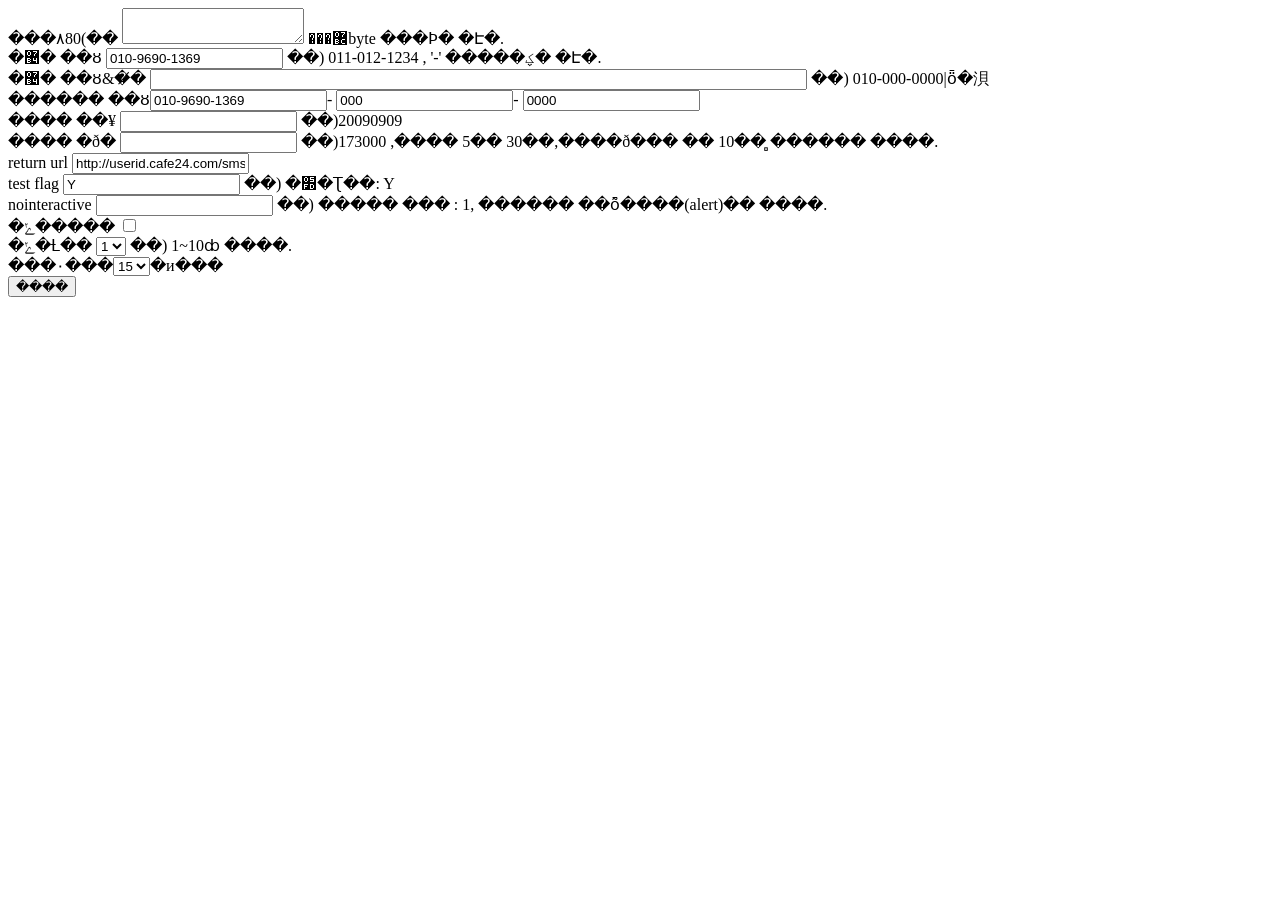
<file: dejavumcom2/test/sms/smsform.html>
<html>
  <form method="post" action="smssend.php">
     <input type="hidden" name="action" value="go">
     ���۸޼��� 
	 <TEXTAREA NAME="msg" ROWS="" COLS=""></TEXTAREA>
	<!--  <input type="text" name="msg" maxlength="80" size=80> --> ��)80byte ���Ϸ� �Է�. 
     <br>�޴� ��ȣ <input type="text" name="rphone" value="010-9690-1369"> ��) 011-012-1234 , '-' �����ؼ� �Է�.
     <br>�޴� ��ȣ&�̸� <input type="text" name="destination" value="" size=80> ��) 010-000-0000|ȫ�浿
	 <br>
     ������ ��ȣ<input type="text" name="sphone1" maxlength="4" value="010-9690-1369">-
     <input type="text" name="sphone2" maxlength="4" value="000">-
     <input type="text" name="sphone3" maxlength="4" value="0000">
     <br>���� ��¥ <input type="text" name="rdate" maxlength="8"> ��)20090909
     <br>���� �ð� <input type="text" name="rtime" maxlength="6"> ��)173000 ,���� 5�� 30��,����ð��� �ּ� 10�� �̻����� ����.
     <br>return url <input type="text" name="returnurl" maxlength="64" value="http://userid.cafe24.com/sms/send01.html" >
    <br> test flag <input type="text" name="testflag" maxlength="1" value="Y"> ��) �׽�Ʈ��: Y
     <br>nointeractive <input type="text" name="nointeractive" maxlength="1"> ��) ����� ��� : 1, ������ ��ȭ����(alert)�� ����.
     <br>�ݺ����� <input type="checkbox" name="repeatFlag" value="Y">
    <br> �ݺ�Ƚ�� <select name="repeatNum"> 
            <option value="1">1</option>
            <option value="2">2</option>
            <option value="3">3</option>
            </select> ��) 1~10ȸ ����.
     <br>���۰���<select name="repeatTime"> ��)15�� �̻���� ����. 
            <option value="15">15</option>
            <option value="20">20</option>
            <option value="25">25</option>
            </select>�и���
            <br>
     <input type="submit" value="����">
  </form>
</html>
</file>
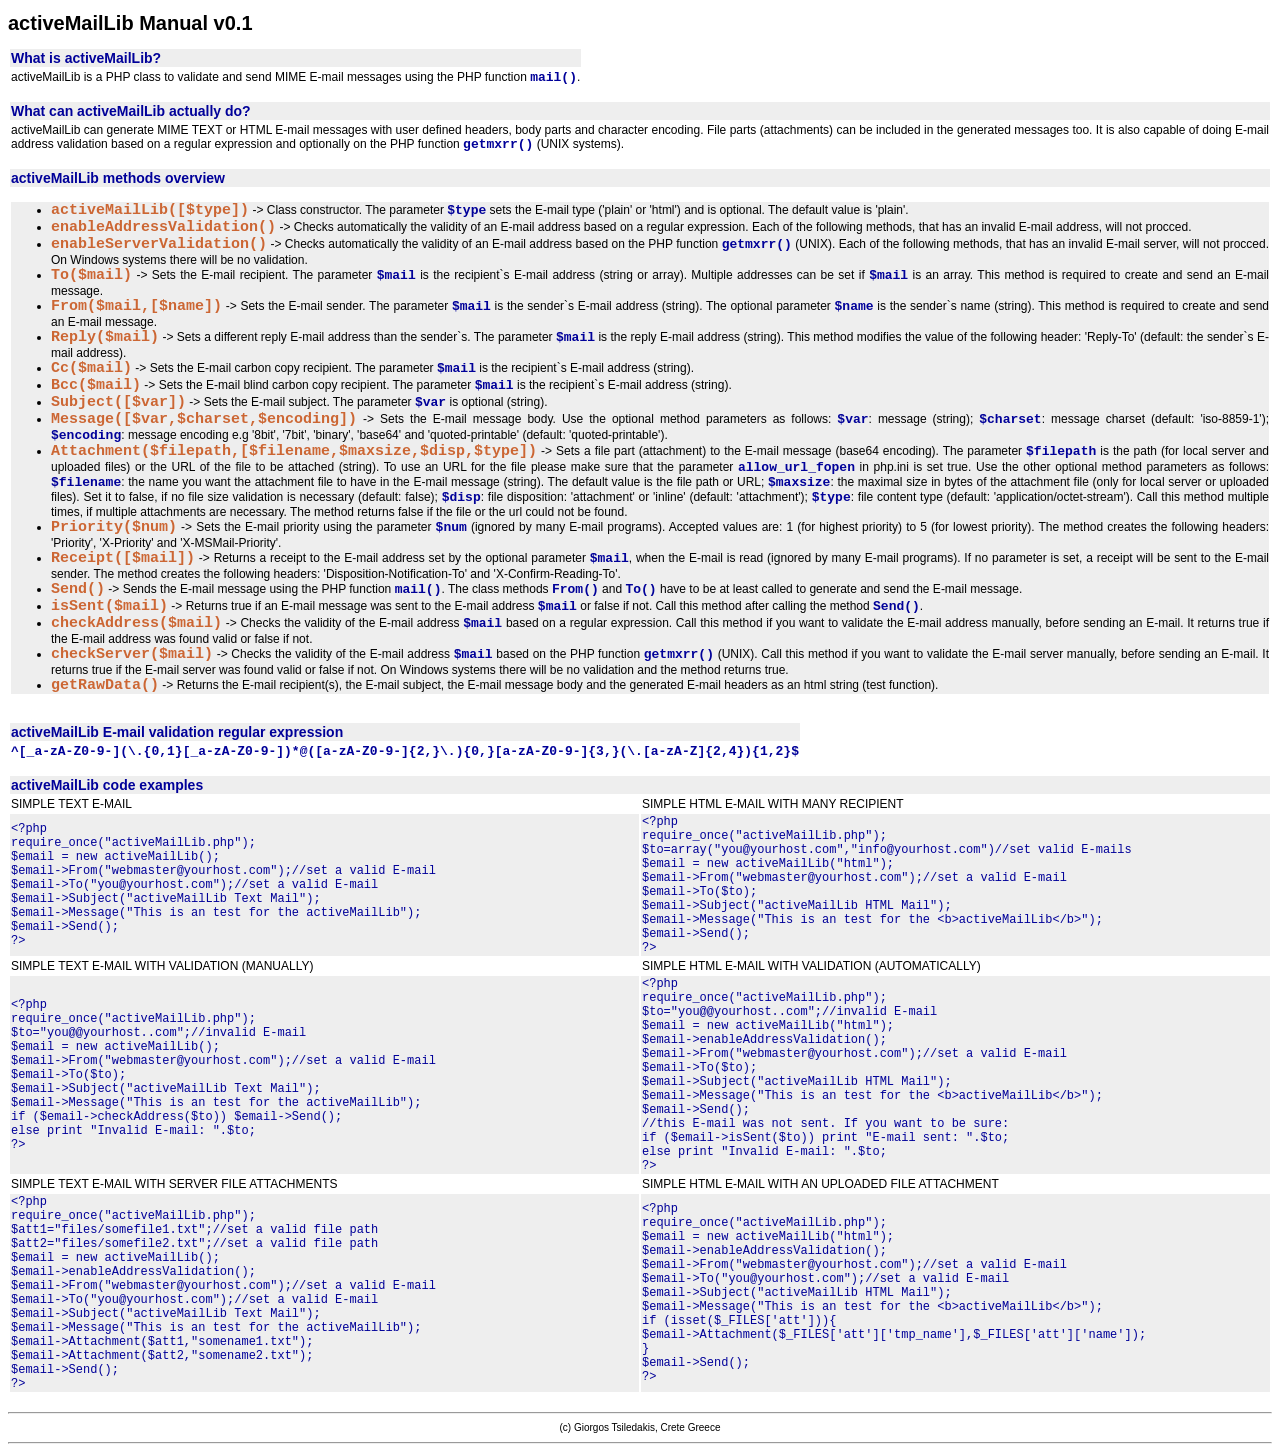
<file: dejavumcom2/lib/php/mail/manual.html>
<?xml version=\"1.0\" encoding=\"UTF-8\"?>
<!DOCTYPE html PUBLIC "-//W3C//DTD XHTML 1.0 Transitional//EN" "http://www.w3.org/TR/xhtml1/DTD/xhtml1-transitional.dtd">
<html>
<head>
<title>activeMailLib Manual</title>
<style type="text/css">
<!--
body {
	font-family: Helvetica, Tahoma, Arial, sans-serif;
	font-size: 11px;
	text-align: center;
	font-weight: normal;
}

a {
	text-decoration: underline;
	color: #003F80;
	text-align: center;
	font-size: 14px;
}

a:hover {
	text-decoration: none;
	color: #3163CE;
}

.normal {
	font-size: 12px;
	text-align: justify;
	font-weight: normal;
}

.small {
	font-size: 10px
}

.header {
	font-size: 20px;
	font-weight: bold;
}

.subheader {
	font-size: 14px;
	font-weight: bold;
	color: #000099;
	text-align: left;
	background-color: #eeeeee;
}

.methodlist {
	background-color: #eeeeee;
}

.method {
	font-family: "Courier New", Courier, mono;
	font-size: 15px;
	font-weight: bold;
	color: #CC6633;
	text-align: left;
}

.code {
	font-family: "Courier New", Courier, mono;
	font-size: 13px;
	font-weight: bold;
	color: #000099;
	text-align: left
}

.codetable {
	font-family: "Courier New", Courier, mono;
	font-size: 12px;
	font-weight: normal;
	color: #000099;
	text-align: left;
	background-color: #eeeeee;
}
-->
</style>
</head>
<body bgcolor="#ffffff">
<p class="normal"><span class="header">activeMailLib Manual
v0.1</span></p>
<table border="0">
	<tr>
		<td class="subheader">What is activeMailLib?</td>
	</tr>
	<tr>
		<td class="normal">activeMailLib is a PHP class to validate and
		send MIME E-mail messages using the PHP function <span class="code">mail()</span>.
		</td>
	</tr>
</table>
<br />
<table border="0">
	<tr>
		<td class="subheader">What can activeMailLib actually do?</td>
	</tr>
	<tr>
		<td class="normal">activeMailLib can generate MIME TEXT or HTML
		E-mail messages with user defined headers, body parts and character
		encoding. File parts (attachments) can be included in the generated
		messages too. It is also capable of doing E-mail address validation
		based on a regular expression and optionally on the PHP function <span
			class="code">getmxrr()</span> (UNIX systems).</td>
	</tr>
</table>
<br />
<table border="0">
	<tr>
		<td class="subheader">activeMailLib methods overview</td>
	</tr>
	<tr>
		<td class="normal">
		<ul class="methodlist">
			<li><span class="method">activeMailLib([$type])</span> -&gt;
			Class constructor. The parameter <span class="code">$type</span> sets
			the E-mail type ('plain' or 'html') and is optional. The default
			value is 'plain'.</li>
			<li><span class="method">enableAddressValidation()</span> -&gt;
			Checks automatically the validity of an E-mail address based on a
			regular expression. Each of the following methods, that has an
			invalid E-mail address, will not procced.</li>
			<li><span class="method">enableServerValidation()</span> -&gt;
			Checks automatically the validity of an E-mail address based on the
			PHP function <span class="code">getmxrr()</span> (UNIX). Each of the
			following methods, that has an invalid E-mail server, will not
			procced. On Windows systems there will be no validation.</li>
			<li><span class="method">To($mail)</span> -&gt; Sets the E-mail
			recipient. The parameter <span class="code">$mail</span> is the
			recipient`s E-mail address (string or array). Multiple addresses can
			be set if <span class="code">$mail</span> is an array. This method is
			required to create and send an E-mail message.</li>
			<li><span class="method">From($mail,[$name])</span> -&gt; Sets
			the E-mail sender. The parameter <span class="code">$mail</span> is
			the sender`s E-mail address (string). The optional parameter <span
				class="code">$name</span> is the sender`s name (string). This method
			is required to create and send an E-mail message.</li>
			<li><span class="method">Reply($mail)</span> -&gt; Sets a
			different reply E-mail address than the sender`s. The parameter <span
				class="code">$mail</span> is the reply E-mail address (string). This
			method modifies the value of the following header: 'Reply-To'
			(default: the sender`s E-mail address).</li>
			<li><span class="method">Cc($mail)</span> -&gt; Sets the E-mail
			carbon copy recipient. The parameter <span class="code">$mail</span>
			is the recipient`s E-mail address (string).</li>
			<li><span class="method">Bcc($mail)</span> -&gt; Sets the E-mail
			blind carbon copy recipient. The parameter <span class="code">$mail</span>
			is the recipient`s E-mail address (string).</li>
			<li><span class="method">Subject([$var])</span> -&gt; Sets the
			E-mail subject. The parameter <span class="code">$var</span> is
			optional (string).</li>
			<li><span class="method">Message([$var,$charset,$encoding])</span>
			-&gt; Sets the E-mail message body. Use the optional method
			parameters as follows: <span class="code">$var</span>: message
			(string); <span class="code">$charset</span>: message charset
			(default: 'iso-8859-1'); <span class="code">$encoding</span>: message
			encoding e.g '8bit', '7bit', 'binary', 'base64' and
			'quoted-printable' (default: 'quoted-printable').</li>
			<li><span class="method">Attachment($filepath,[$filename,$maxsize,$disp,$type])</span>
			-&gt; Sets a file part (attachment) to the E-mail message (base64
			encoding). The parameter <span class="code">$filepath</span> is the
			path (for local server and uploaded files) or the URL of the file to
			be attached (string). To use an URL for the file please make sure
			that the parameter <span class="code">allow_url_fopen</span> in
			php.ini is set true. Use the other optional method parameters as
			follows: <span class="code">$filename</span>: the name you want the
			attachment file to have in the E-mail message (string). The default
			value is the file path or URL; <span class="code">$maxsize</span>:
			the maximal size in bytes of the attachment file (only for local
			server or uploaded files). Set it to false, if no file size
			validation is necessary (default: false); <span class="code">$disp</span>:
			file disposition: 'attachment' or 'inline' (default: 'attachment'); <span
				class="code">$type</span>: file content type (default:
			'application/octet-stream'). Call this method multiple times, if
			multiple attachments are necessary. The method returns false if the
			file or the url could not be found.</li>
			<li><span class="method">Priority($num)</span> -&gt; Sets the
			E-mail priority using the parameter <span class="code">$num</span>
			(ignored by many E-mail programs). Accepted values are: 1 (for
			highest priority) to 5 (for lowest priority). The method creates the
			following headers: 'Priority', 'X-Priority' and 'X-MSMail-Priority'.</li>
			<li><span class="method">Receipt([$mail])</span> -&gt; Returns a
			receipt to the E-mail address set by the optional parameter <span
				class="code">$mail</span>, when the E-mail is read (ignored by many
			E-mail programs). If no parameter is set, a receipt will be sent to
			the E-mail sender. The method creates the following headers:
			'Disposition-Notification-To' and 'X-Confirm-Reading-To'.</li>
			<li><span class="method">Send()</span> -&gt; Sends the E-mail
			message using the PHP function <span class="code">mail()</span>. The
			class methods <span class="code">From()</span> and <span class="code">To()</span>
			have to be at least called to generate and send the E-mail message.</li>
			<li><span class="method">isSent($mail)</span> -&gt; Returns true
			if an E-mail message was sent to the E-mail address <span
				class="code">$mail</span> or false if not. Call this method after
			calling the method <span class="code">Send()</span>.</li>
			<li><span class="method">checkAddress($mail)</span> -&gt; Checks
			the validity of the E-mail address <span class="code">$mail</span>
			based on a regular expression. Call this method if you want to
			validate the E-mail address manually, before sending an E-mail. It
			returns true if the E-mail address was found valid or false if not.</li>
			<li><span class="method">checkServer($mail)</span> -&gt; Checks
			the validity of the E-mail address <span class="code">$mail</span>
			based on the PHP function <span class="code">getmxrr()</span> (UNIX).
			Call this method if you want to validate the E-mail server manually,
			before sending an E-mail. It returns true if the E-mail server was
			found valid or false if not. On Windows systems there will be no
			validation and the method returns true.</li>
			<li><span class="method">getRawData()</span> -&gt; Returns the
			E-mail recipient(s), the E-mail subject, the E-mail message body and
			the generated E-mail headers as an html string (test function).</li>
		</ul>
		</td>
	</tr>
</table>
<br />
<table border="0">
	<tr>
		<td class="subheader">activeMailLib E-mail validation regular
		expression</td>
	</tr>
	<tr>
		<td class="normal"><span class="code">^[_a-zA-Z0-9-](\.{0,1}[_a-zA-Z0-9-])*@([a-zA-Z0-9-]{2,}\.){0,}[a-zA-Z0-9-]{3,}(\.[a-zA-Z]{2,4}){1,2}$</span>
		</td>
	</tr>
</table>
<br />
<table border="0" width="100%">
	<tr>
		<td class="subheader" colspan="2">activeMailLib code examples</td>
	</tr>
	<tr>
		<td class="normal" width="50%">SIMPLE TEXT E-MAIL</td>
		<td class="normal" width="50%">SIMPLE HTML E-MAIL WITH MANY
		RECIPIENT</td>
	</tr>
	<tr>
		<td class="codetable" width="50%">&lt;?php<br />
		require_once(&quot;activeMailLib.php&quot;);<br />
		$email = new activeMailLib();<br />
		$email->From(&quot;webmaster@yourhost.com&quot;);//set a valid E-mail<br />
		$email->To(&quot;you@yourhost.com&quot;);//set a valid E-mail<br />
		$email->Subject(&quot;activeMailLib Text Mail&quot;);<br />
		$email->Message(&quot;This is an test for the activeMailLib&quot;);<br />
		$email->Send();<br />
		?&gt;</td>
		<td class="codetable" width="50%">&lt;?php<br />
		require_once(&quot;activeMailLib.php&quot;);<br />
		$to=array(&quot;you@yourhost.com&quot;,&quot;info@yourhost.com&quot;)//set
		valid E-mails<br />
		$email = new activeMailLib(&quot;html&quot;);<br />
		$email->From(&quot;webmaster@yourhost.com&quot;);//set a valid E-mail<br />
		$email->To($to);<br />
		$email->Subject(&quot;activeMailLib HTML Mail&quot;);<br />
		$email->Message(&quot;This is an test for the
		&lt;b&gt;activeMailLib&lt;/b&gt;&quot;);<br />
		$email->Send();<br />
		?&gt;</td>
	</tr>
	<tr>
		<td class="normal" width="50%">SIMPLE TEXT E-MAIL WITH VALIDATION
		(MANUALLY)</td>
		<td class="normal" width="50%">SIMPLE HTML E-MAIL WITH VALIDATION
		(AUTOMATICALLY)</td>
	</tr>
	<tr>
		<td class="codetable" width="50%">&lt;?php<br />
		require_once(&quot;activeMailLib.php&quot;);<br />
		$to=&quot;you@@yourhost..com&quot;;//invalid E-mail<br />
		$email = new activeMailLib();<br />
		$email->From(&quot;webmaster@yourhost.com&quot;);//set a valid E-mail<br />
		$email->To($to);<br />
		$email->Subject(&quot;activeMailLib Text Mail&quot;);<br />
		$email->Message(&quot;This is an test for the activeMailLib&quot;);<br />
		if ($email->checkAddress($to)) $email->Send();<br />
		else print &quot;Invalid E-mail: &quot;.$to;<br />
		?&gt;</td>
		<td class="codetable" width="50%">&lt;?php<br />
		require_once(&quot;activeMailLib.php&quot;);<br />
		$to=&quot;you@@yourhost..com&quot;;//invalid E-mail<br />
		$email = new activeMailLib(&quot;html&quot;);<br />
		$email->enableAddressValidation();<br />
		$email->From(&quot;webmaster@yourhost.com&quot;);//set a valid E-mail<br />
		$email->To($to);<br />
		$email->Subject(&quot;activeMailLib HTML Mail&quot;);<br />
		$email->Message(&quot;This is an test for the
		&lt;b&gt;activeMailLib&lt;/b&gt;&quot;);<br />
		$email->Send();<br />
		//this E-mail was not sent. If you want to be sure:<br />
		if ($email->isSent($to)) print &quot;E-mail sent: &quot;.$to;<br />
		else print &quot;Invalid E-mail: &quot;.$to;<br />
		?&gt;</td>
	</tr>
	<tr>
		<td class="normal" width="50%">SIMPLE TEXT E-MAIL WITH SERVER
		FILE ATTACHMENTS</td>
		<td class="normal" width="50%">SIMPLE HTML E-MAIL WITH AN
		UPLOADED FILE ATTACHMENT</td>
	</tr>
	<tr>
		<td class="codetable" width="50%">&lt;?php<br />
		require_once(&quot;activeMailLib.php&quot;);<br />
		$att1=&quot;files/somefile1.txt&quot;;//set a valid file path<br />
		$att2=&quot;files/somefile2.txt&quot;;//set a valid file path<br />
		$email = new activeMailLib();<br />
		$email->enableAddressValidation();<br />
		$email->From(&quot;webmaster@yourhost.com&quot;);//set a valid E-mail<br />
		$email->To(&quot;you@yourhost.com&quot;);//set a valid E-mail<br />
		$email->Subject(&quot;activeMailLib Text Mail&quot;);<br />
		$email->Message(&quot;This is an test for the activeMailLib&quot;);<br />
		$email->Attachment($att1,&quot;somename1.txt&quot;);<br />
		$email->Attachment($att2,&quot;somename2.txt&quot;);<br />
		$email->Send();<br />
		?&gt;</td>
		<td class="codetable" width="50%">&lt;?php<br />
		require_once(&quot;activeMailLib.php&quot;);<br />
		$email = new activeMailLib(&quot;html&quot;);<br />
		$email->enableAddressValidation();<br />
		$email->From(&quot;webmaster@yourhost.com&quot;);//set a valid E-mail<br />
		$email->To(&quot;you@yourhost.com&quot;);//set a valid E-mail<br />
		$email->Subject(&quot;activeMailLib HTML Mail&quot;);<br />
		$email->Message(&quot;This is an test for the
		&lt;b&gt;activeMailLib&lt;/b&gt;&quot;);<br />
		if (isset($_FILES['att'])){<br />
		$email->Attachment($_FILES['att']['tmp_name'],$_FILES['att']['name']);<br />
		}<br />
		$email->Send();<br />
		?&gt;</td>
	</tr>
</table>
<br />
<hr></hr>
<table width="100%" border="0" bgcolor="#ffffff">
	<tr>
		<td class="small">(c) Giorgos Tsiledakis, Crete Greece</td>
	</tr>
</table>
<hr></hr>
</body>
</html>
</file>
